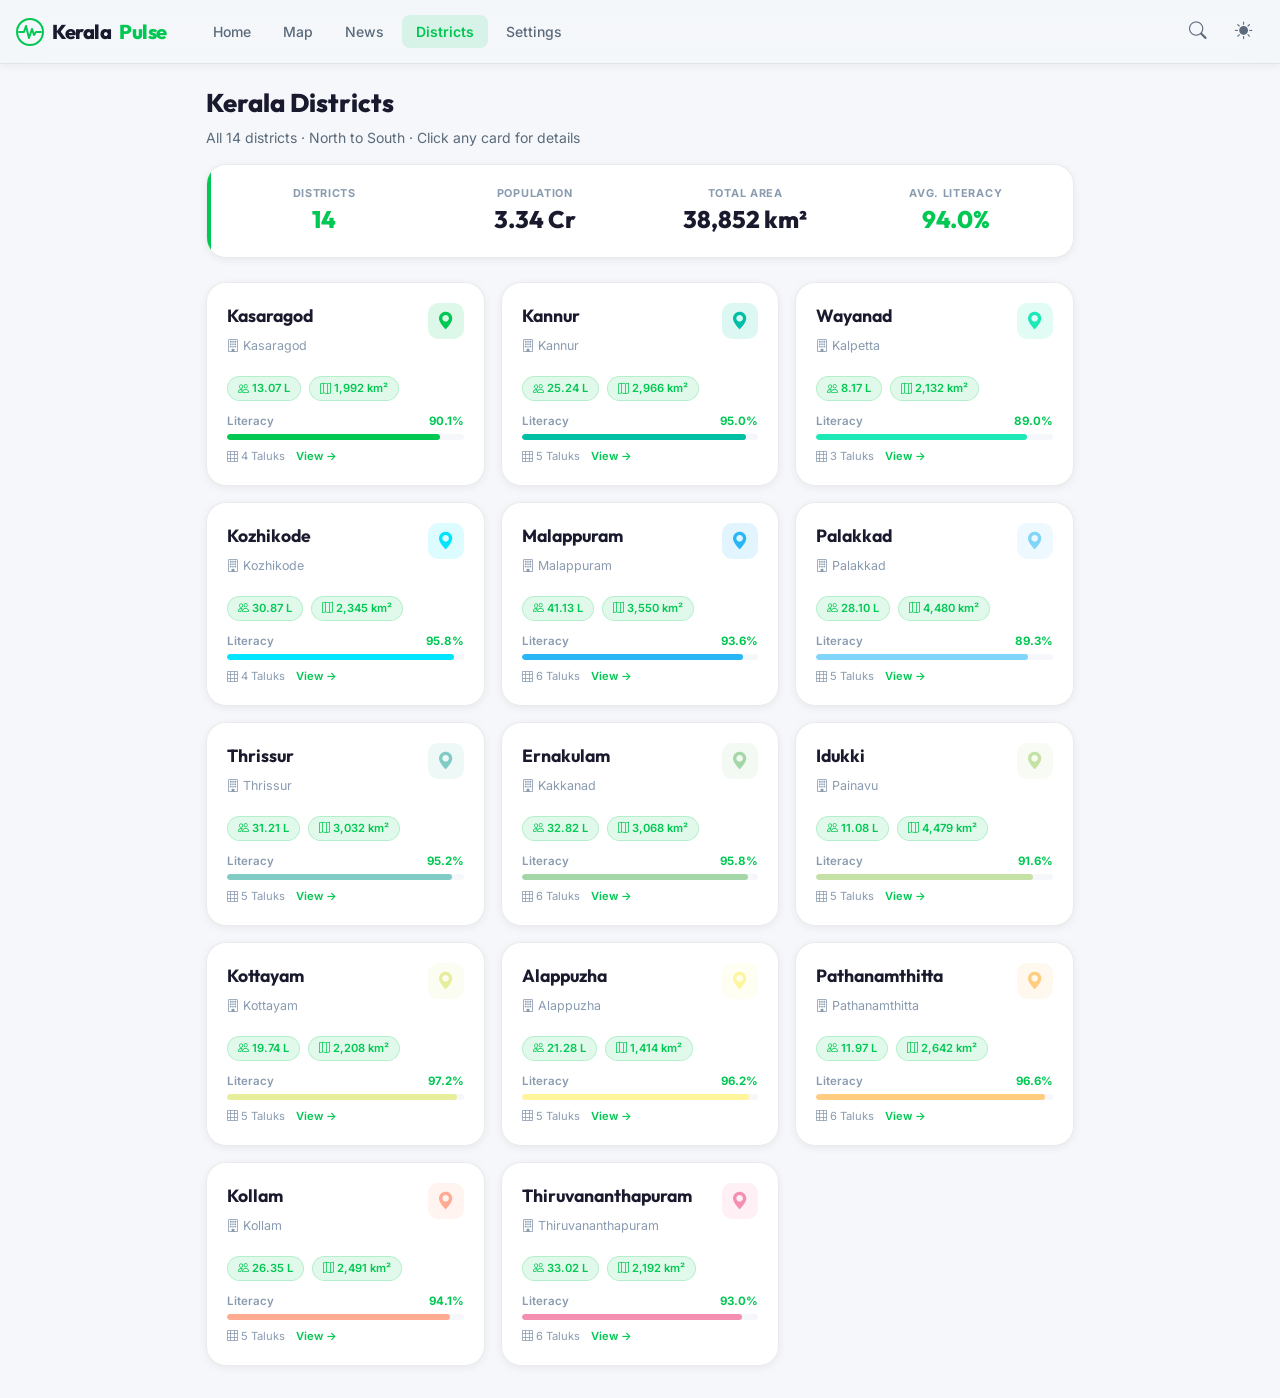
<file: districts.html>
<!DOCTYPE html>
<html lang="en" data-theme="light">
<head>
  <meta charset="UTF-8" />
  <meta name="viewport" content="width=device-width, initial-scale=1.0" />
  <title>Districts — KeralaPulse</title>
  <meta name="description" content="Explore all 14 districts of Kerala — population, area, literacy rate, headquarters, and taluks. Powered by KeralaPulse." />

  <script>
    (function(){ var t=localStorage.getItem('kp_theme')||'light'; document.documentElement.setAttribute('data-theme',t); })();
  </script>

  <link rel="stylesheet" href="https://cdn.jsdelivr.net/npm/bootstrap@5.3.3/dist/css/bootstrap.min.css" />
  <link rel="stylesheet" href="https://cdn.jsdelivr.net/npm/bootstrap-icons@1.11.3/font/bootstrap-icons.min.css" />
  <link rel="preconnect" href="https://fonts.googleapis.com" />
  <link rel="preconnect" href="https://fonts.gstatic.com" crossorigin />
  <link href="https://fonts.googleapis.com/css2?family=Inter:wght@300;400;500;600;700;800&family=Outfit:wght@400;600;700;800&display=swap" rel="stylesheet" />
  <link rel="stylesheet" href="css/style.css" />
</head>
<body>

<!-- HEADER -->
<header class="kp-header" role="banner">
  <a href="index.html" class="brand" aria-label="KeralaPulse Home">
    <span class="pulse-mark" aria-hidden="true">
      <svg viewBox="0 0 28 28" fill="none" xmlns="http://www.w3.org/2000/svg">
        <circle cx="14" cy="14" r="13" stroke="#00C853" stroke-width="2"/>
        <polyline points="3,14 8,14 10,8 13,20 16,11 18,17 20,14 25,14"
                  stroke="#00C853" stroke-width="2" fill="none"
                  stroke-linecap="round" stroke-linejoin="round"/>
      </svg>
    </span>
    Kerala<span class="brand-accent">Pulse</span>
  </a>

  <nav class="top-navbar" aria-label="Primary navigation">
    <a href="index.html"     id="topnav-home">Home</a>
    <a href="index.html#map" id="topnav-map">Map</a>
    <a href="news.html"      id="topnav-news">News</a>
    <a href="districts.html" id="topnav-districts" aria-current="page">Districts</a>
    <a href="settings.html"  id="topnav-settings">Settings</a>
  </nav>

  <div class="header-actions">
    <button class="btn-icon ripple-btn" id="search-btn" aria-label="Open search">
      <i class="bi bi-search" aria-hidden="true"></i>
    </button>
    <button class="btn-icon ripple-btn" id="theme-toggle" aria-label="Toggle theme">
      <i class="bi bi-sun-fill" id="theme-sun"  aria-hidden="true"></i>
      <i class="bi bi-moon-fill" id="theme-moon" aria-hidden="true" style="display:none"></i>
    </button>
  </div>
</header>

<!-- SEARCH MODAL -->
<div id="search-modal" class="search-modal" role="dialog" aria-modal="true" aria-label="Search">
  <div class="search-modal-inner">
    <form id="search-form" role="search" autocomplete="off">
      <div class="search-input-wrap">
        <i class="bi bi-search" aria-hidden="true"></i>
        <input type="search" id="search-input" placeholder="Search districts, topics…" aria-label="Search" />
        <button type="button" id="search-close" aria-label="Close search" style="color:var(--text-muted);padding:0 4px">
          <i class="bi bi-x-lg" aria-hidden="true"></i>
        </button>
      </div>
    </form>
    <div id="search-recent"></div>
    <div id="search-results" style="display:none"></div>
  </div>
</div>

<!-- DISTRICT MODAL -->
<div class="modal fade district-modal" id="district-modal" tabindex="-1" aria-labelledby="dm-name" aria-hidden="true">
  <div class="modal-dialog modal-dialog-centered modal-dialog-scrollable">
    <div class="modal-content">
      <div class="modal-header">
        <div>
          <h5 class="modal-title mb-0" id="dm-name">District</h5>
          <div class="mt-1" style="font-size:.78rem;color:var(--text-muted)">
            <i class="bi bi-building me-1"></i>HQ: <span id="dm-hq"></span>
          </div>
        </div>
        <button type="button" class="btn-close" data-bs-dismiss="modal" aria-label="Close"></button>
      </div>
      <div class="modal-body">
        <div class="row g-3 mb-3">
          <div class="col-6">
            <div class="district-stat-card">
              <div class="stat-label"><i class="bi bi-people me-1"></i>Population</div>
              <div class="stat-value" id="dm-population">—</div>
            </div>
          </div>
          <div class="col-6">
            <div class="district-stat-card">
              <div class="stat-label"><i class="bi bi-map me-1"></i>Area</div>
              <div class="stat-value" id="dm-area">—</div>
            </div>
          </div>
        </div>
        <div class="district-stat-card mb-3">
          <div class="d-flex justify-content-between align-items-center mb-2">
            <div class="stat-label"><i class="bi bi-book me-1"></i>Literacy Rate</div>
            <span class="stat-value" id="dm-literacy-val">—</span>
          </div>
          <div class="progress">
            <div id="dm-literacy-bar" class="progress-bar" role="progressbar" style="width:0%" aria-label="Literacy rate"></div>
          </div>
        </div>
        <div class="district-stat-card">
          <div class="stat-label mb-2"><i class="bi bi-grid me-1"></i>Taluks</div>
          <div id="dm-taluks" class="d-flex flex-wrap gap-1"></div>
        </div>
      </div>
    </div>
  </div>
</div>

<main role="main">
<div class="page-container">

  <!-- Page header -->
  <div class="mb-3 fade-in-up">
    <h1 style="font-size:1.6rem;font-weight:800;">Kerala Districts</h1>
    <p style="color:var(--text-secondary);font-size:.875rem;margin-top:.25rem">
      All 14 districts · North to South · Click any card for details
    </p>
  </div>

  <!-- State summary strip -->
  <div class="kp-card mb-4 fade-in-up" style="animation-delay:.1s">
    <div class="row g-3 text-center">
      <div class="col-6 col-md-3">
        <div style="font-size:.68rem;color:var(--text-muted);font-weight:700;text-transform:uppercase;letter-spacing:.7px">Districts</div>
        <div style="font-family:'Outfit',sans-serif;font-size:1.5rem;font-weight:800;color:var(--accent)">14</div>
      </div>
      <div class="col-6 col-md-3">
        <div style="font-size:.68rem;color:var(--text-muted);font-weight:700;text-transform:uppercase;letter-spacing:.7px">Population</div>
        <div style="font-family:'Outfit',sans-serif;font-size:1.5rem;font-weight:800;color:var(--text-primary)">3.34 Cr</div>
      </div>
      <div class="col-6 col-md-3">
        <div style="font-size:.68rem;color:var(--text-muted);font-weight:700;text-transform:uppercase;letter-spacing:.7px">Total Area</div>
        <div style="font-family:'Outfit',sans-serif;font-size:1.5rem;font-weight:800;color:var(--text-primary)">38,852 km²</div>
      </div>
      <div class="col-6 col-md-3">
        <div style="font-size:.68rem;color:var(--text-muted);font-weight:700;text-transform:uppercase;letter-spacing:.7px">Avg. Literacy</div>
        <div style="font-family:'Outfit',sans-serif;font-size:1.5rem;font-weight:800;color:var(--accent)">94.0%</div>
      </div>
    </div>
  </div>

  <!-- Districts grid -->
  <div class="row g-3 stagger-children" id="districts-grid" aria-label="Kerala districts">
    <!-- Cards are generated by JS below -->
  </div>

</div><!-- /page-container -->
</main>

<!-- BOTTOM NAV -->
<nav class="bottom-nav" aria-label="Mobile navigation">
  <a href="index.html"     class="nav-item" id="nav-home"      aria-label="Home"><i class="bi bi-house-fill" aria-hidden="true"></i><span>Home</span></a>
  <a href="index.html#map" class="nav-item" id="nav-map"       aria-label="Map"><i class="bi bi-map-fill" aria-hidden="true"></i><span>Map</span></a>
  <a href="news.html"      class="nav-item" id="nav-news"      aria-label="News"><i class="bi bi-newspaper" aria-hidden="true"></i><span>News</span></a>
  <a href="districts.html" class="nav-item" id="nav-districts" aria-label="Districts" aria-current="page"><i class="bi bi-grid-fill" aria-hidden="true"></i><span>Districts</span></a>
  <a href="settings.html"  class="nav-item" id="nav-settings"  aria-label="Settings"><i class="bi bi-gear-fill" aria-hidden="true"></i><span>Settings</span></a>
</nav>

<script src="https://cdn.jsdelivr.net/npm/bootstrap@5.3.3/dist/js/bootstrap.bundle.min.js"></script>
<script src="js/app.js"></script>
<script>
document.addEventListener('DOMContentLoaded', () => {
  const grid = document.getElementById('districts-grid');
  if (!grid || !window.KP) return;

  window.KP.DISTRICTS.forEach((d, i) => {
    const literacyNum = parseFloat(d.literacy);
    const col = document.createElement('div');
    col.className = 'col-12 col-sm-6 col-lg-4';
    col.innerHTML = `
      <div class="district-card ripple-btn" id="dc-${d.id}"
           role="button" tabindex="0" aria-label="View details for ${d.name}"
           onclick="window.KP.openDistrictModal('${d.id}')"
           onkeydown="if(event.key==='Enter'||event.key===' ')window.KP.openDistrictModal('${d.id}')">
        <div class="d-flex align-items-start justify-content-between mb-2">
          <div>
            <div class="district-name">${d.name}</div>
            <div class="district-hq"><i class="bi bi-building" aria-hidden="true"></i>${d.hq}</div>
          </div>
          <div style="
            width:36px;height:36px;border-radius:10px;
            background:${d.color}22;
            display:flex;align-items:center;justify-content:center;
            font-size:1.1rem;color:${d.color};flex-shrink:0;" aria-hidden="true">
            <i class="bi bi-geo-alt-fill"></i>
          </div>
        </div>

        <div class="stat-row">
          <span class="stat-badge"><i class="bi bi-people" aria-hidden="true"></i> ${d.population}</span>
          <span class="stat-badge"><i class="bi bi-map" aria-hidden="true"></i> ${d.area}</span>
        </div>

        <div class="mb-1 d-flex justify-content-between align-items-center">
          <span style="font-size:.72rem;color:var(--text-muted);font-weight:600;">Literacy</span>
          <span style="font-size:.72rem;font-weight:700;color:var(--accent)">${d.literacy}</span>
        </div>
        <div class="progress mb-2" style="height:6px;" aria-label="Literacy rate ${d.literacy}">
          <div class="progress-bar" style="width:${literacyNum}%;background:${d.color}" role="progressbar"></div>
        </div>

        <div style="font-size:.7rem;color:var(--text-muted);">
          <i class="bi bi-grid-3x3" aria-hidden="true"></i>
          ${d.taluks.length} Taluks
          <span class="ms-2" style="color:var(--accent);font-weight:600;">View →</span>
        </div>
      </div>`;
    grid.appendChild(col);

    // Stagger animation
    col.querySelector('.district-card').style.animationDelay = (0.04 * i) + 's';
  });
});
</script>

</body>
</html>
</file>
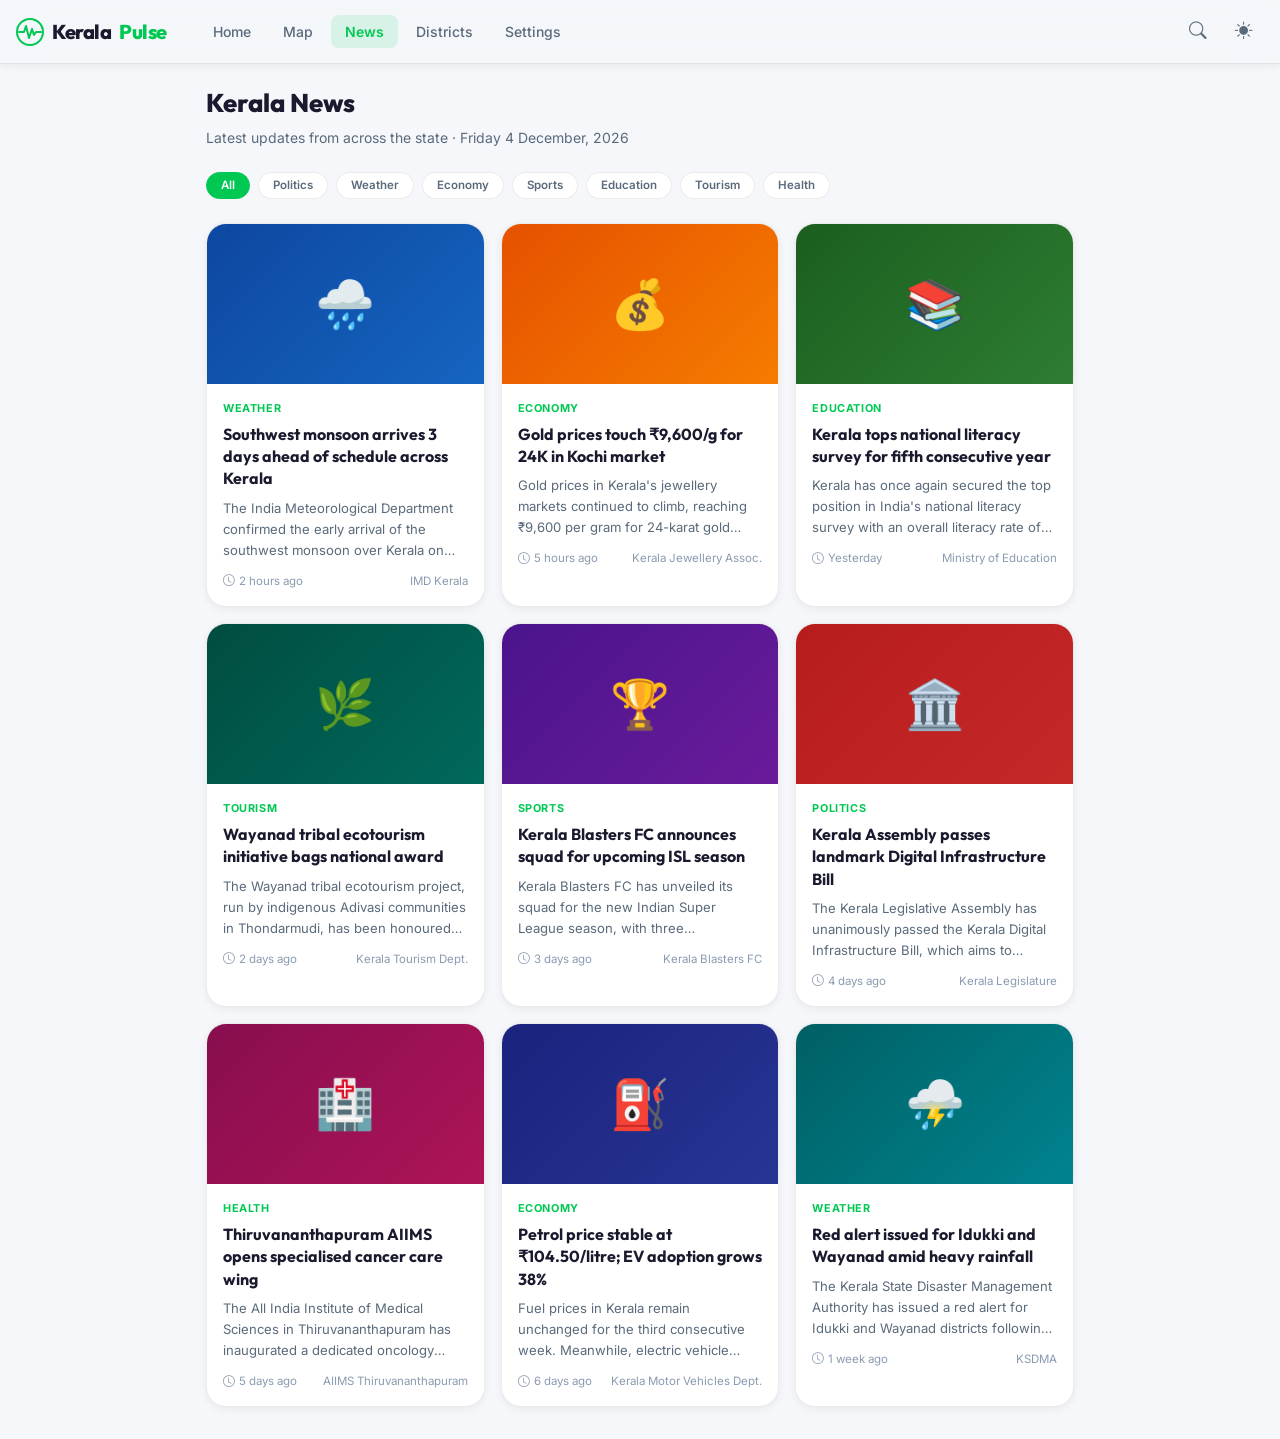
<file: news.html>
<!DOCTYPE html>
<html lang="en" data-theme="light">
<head>
  <meta charset="UTF-8" />
  <meta name="viewport" content="width=device-width, initial-scale=1.0" />
  <title>News — KeralaPulse</title>
  <meta name="description" content="Latest Kerala news covering politics, weather, economy, sports, education and more — powered by KeralaPulse." />

  <script>
    (function(){ var t=localStorage.getItem('kp_theme')||'light'; document.documentElement.setAttribute('data-theme',t); })();
  </script>

  <link rel="stylesheet" href="https://cdn.jsdelivr.net/npm/bootstrap@5.3.3/dist/css/bootstrap.min.css" />
  <link rel="stylesheet" href="https://cdn.jsdelivr.net/npm/bootstrap-icons@1.11.3/font/bootstrap-icons.min.css" />
  <link rel="preconnect" href="https://fonts.googleapis.com" />
  <link rel="preconnect" href="https://fonts.gstatic.com" crossorigin />
  <link href="https://fonts.googleapis.com/css2?family=Inter:wght@300;400;500;600;700;800&family=Outfit:wght@400;600;700;800&display=swap" rel="stylesheet" />
  <link rel="stylesheet" href="css/style.css" />
</head>
<body>

<!-- HEADER -->
<header class="kp-header" role="banner">
  <a href="index.html" class="brand" aria-label="KeralaPulse Home">
    <span class="pulse-mark" aria-hidden="true">
      <svg viewBox="0 0 28 28" fill="none" xmlns="http://www.w3.org/2000/svg">
        <circle cx="14" cy="14" r="13" stroke="#00C853" stroke-width="2"/>
        <polyline points="3,14 8,14 10,8 13,20 16,11 18,17 20,14 25,14"
                  stroke="#00C853" stroke-width="2" fill="none"
                  stroke-linecap="round" stroke-linejoin="round"/>
      </svg>
    </span>
    Kerala<span class="brand-accent">Pulse</span>
  </a>

  <nav class="top-navbar" aria-label="Primary navigation">
    <a href="index.html"     id="topnav-home">Home</a>
    <a href="index.html#map" id="topnav-map">Map</a>
    <a href="news.html"      id="topnav-news" aria-current="page">News</a>
    <a href="districts.html" id="topnav-districts">Districts</a>
    <a href="settings.html"  id="topnav-settings">Settings</a>
  </nav>

  <div class="header-actions">
    <button class="btn-icon ripple-btn" id="search-btn" aria-label="Open search" title="Search">
      <i class="bi bi-search" aria-hidden="true"></i>
    </button>
    <button class="btn-icon ripple-btn" id="theme-toggle" aria-label="Toggle theme" title="Toggle dark/light mode">
      <i class="bi bi-sun-fill" id="theme-sun"  aria-hidden="true"></i>
      <i class="bi bi-moon-fill" id="theme-moon" aria-hidden="true" style="display:none"></i>
    </button>
  </div>
</header>

<!-- SEARCH MODAL -->
<div id="search-modal" class="search-modal" role="dialog" aria-modal="true" aria-label="Search">
  <div class="search-modal-inner">
    <form id="search-form" role="search" autocomplete="off">
      <div class="search-input-wrap">
        <i class="bi bi-search" aria-hidden="true"></i>
        <input type="search" id="search-input" placeholder="Search districts, topics…" aria-label="Search" />
        <button type="button" id="search-close" aria-label="Close search" style="color:var(--text-muted);padding:0 4px">
          <i class="bi bi-x-lg" aria-hidden="true"></i>
        </button>
      </div>
    </form>
    <div id="search-recent"></div>
    <div id="search-results" style="display:none"></div>
  </div>
</div>

<main role="main">
<div class="page-container">

  <!-- Page header -->
  <div class="mb-4 fade-in-up">
    <h1 style="font-size:1.6rem;font-weight:800;">Kerala News</h1>
    <p style="color:var(--text-secondary);font-size:.875rem;margin-top:.25rem">
      Latest updates from across the state · <span id="news-date"></span>
    </p>
  </div>

  <!-- Category filter pills -->
  <div class="d-flex flex-wrap gap-2 mb-4 fade-in-up" id="category-filter" style="animation-delay:.1s" aria-label="News categories">
    <button class="news-category-pill active ripple-btn" data-cat="all"        aria-pressed="true">All</button>
    <button class="news-category-pill ripple-btn" data-cat="politics"          aria-pressed="false">Politics</button>
    <button class="news-category-pill ripple-btn" data-cat="weather"           aria-pressed="false">Weather</button>
    <button class="news-category-pill ripple-btn" data-cat="economy"           aria-pressed="false">Economy</button>
    <button class="news-category-pill ripple-btn" data-cat="sports"            aria-pressed="false">Sports</button>
    <button class="news-category-pill ripple-btn" data-cat="education"         aria-pressed="false">Education</button>
    <button class="news-category-pill ripple-btn" data-cat="tourism"           aria-pressed="false">Tourism</button>
    <button class="news-category-pill ripple-btn" data-cat="health"            aria-pressed="false">Health</button>
  </div>

  <!-- News grid -->
  <div class="row g-3 stagger-children" id="news-grid" aria-live="polite" aria-label="News articles">

    <!-- Article 1 -->
    <div class="col-12 col-sm-6 col-lg-4" data-cat="weather">
      <article class="news-full-card h-100">
        <div class="news-thumb-full" style="background:linear-gradient(135deg,#0D47A1,#1565C0)" aria-hidden="true">
          🌧️
        </div>
        <div class="news-body">
          <div class="news-category-tag">Weather</div>
          <h2 class="news-headline">Southwest monsoon arrives 3 days ahead of schedule across Kerala</h2>
          <p class="news-snippet">The India Meteorological Department confirmed the early arrival of the southwest monsoon over Kerala on Tuesday, with heavy to very heavy rainfall expected in most districts over the coming week. Fishermen have been advised to remain ashore.</p>
          <div class="news-footer">
            <span><i class="bi bi-clock me-1" aria-hidden="true"></i>2 hours ago</span>
            <span>IMD Kerala</span>
          </div>
        </div>
      </article>
    </div>

    <!-- Article 2 -->
    <div class="col-12 col-sm-6 col-lg-4" data-cat="economy">
      <article class="news-full-card h-100">
        <div class="news-thumb-full" style="background:linear-gradient(135deg,#E65100,#F57C00)" aria-hidden="true">
          💰
        </div>
        <div class="news-body">
          <div class="news-category-tag">Economy</div>
          <h2 class="news-headline">Gold prices touch ₹9,600/g for 24K in Kochi market</h2>
          <p class="news-snippet">Gold prices in Kerala's jewellery markets continued to climb, reaching ₹9,600 per gram for 24-karat gold amid global demand driven by uncertainty in international commodity markets. Jewellers expect moderate demand during the upcoming festival season.</p>
          <div class="news-footer">
            <span><i class="bi bi-clock me-1" aria-hidden="true"></i>5 hours ago</span>
            <span>Kerala Jewellery Assoc.</span>
          </div>
        </div>
      </article>
    </div>

    <!-- Article 3 -->
    <div class="col-12 col-sm-6 col-lg-4" data-cat="education">
      <article class="news-full-card h-100">
        <div class="news-thumb-full" style="background:linear-gradient(135deg,#1B5E20,#2E7D32)" aria-hidden="true">
          📚
        </div>
        <div class="news-body">
          <div class="news-category-tag">Education</div>
          <h2 class="news-headline">Kerala tops national literacy survey for fifth consecutive year</h2>
          <p class="news-snippet">Kerala has once again secured the top position in India's national literacy survey with an overall literacy rate of 96.2%. The state's focus on public education infrastructure and community libraries has been credited for this achievement.</p>
          <div class="news-footer">
            <span><i class="bi bi-clock me-1" aria-hidden="true"></i>Yesterday</span>
            <span>Ministry of Education</span>
          </div>
        </div>
      </article>
    </div>

    <!-- Article 4 -->
    <div class="col-12 col-sm-6 col-lg-4" data-cat="tourism">
      <article class="news-full-card h-100">
        <div class="news-thumb-full" style="background:linear-gradient(135deg,#004D40,#00695C)" aria-hidden="true">
          🌿
        </div>
        <div class="news-body">
          <div class="news-category-tag">Tourism</div>
          <h2 class="news-headline">Wayanad tribal ecotourism initiative bags national award</h2>
          <p class="news-snippet">The Wayanad tribal ecotourism project, run by indigenous Adivasi communities in Thondarmudi, has been honoured with the National Tourism Award for Best Responsible Tourism Initiative. The project provides sustainable livelihoods while preserving biodiversity.</p>
          <div class="news-footer">
            <span><i class="bi bi-clock me-1" aria-hidden="true"></i>2 days ago</span>
            <span>Kerala Tourism Dept.</span>
          </div>
        </div>
      </article>
    </div>

    <!-- Article 5 -->
    <div class="col-12 col-sm-6 col-lg-4" data-cat="sports">
      <article class="news-full-card h-100">
        <div class="news-thumb-full" style="background:linear-gradient(135deg,#4A148C,#6A1B9A)" aria-hidden="true">
          🏆
        </div>
        <div class="news-body">
          <div class="news-category-tag">Sports</div>
          <h2 class="news-headline">Kerala Blasters FC announces squad for upcoming ISL season</h2>
          <p class="news-snippet">Kerala Blasters FC has unveiled its squad for the new Indian Super League season, with three international signings including a Spanish midfielder. The home opener at Jawaharlal Nehru Stadium is set to attract a record crowd.</p>
          <div class="news-footer">
            <span><i class="bi bi-clock me-1" aria-hidden="true"></i>3 days ago</span>
            <span>Kerala Blasters FC</span>
          </div>
        </div>
      </article>
    </div>

    <!-- Article 6 -->
    <div class="col-12 col-sm-6 col-lg-4" data-cat="politics">
      <article class="news-full-card h-100">
        <div class="news-thumb-full" style="background:linear-gradient(135deg,#B71C1C,#C62828)" aria-hidden="true">
          🏛️
        </div>
        <div class="news-body">
          <div class="news-category-tag">Politics</div>
          <h2 class="news-headline">Kerala Assembly passes landmark Digital Infrastructure Bill</h2>
          <p class="news-snippet">The Kerala Legislative Assembly has unanimously passed the Kerala Digital Infrastructure Bill, which aims to provide high-speed internet connectivity to all 941 gram panchayats in the state by end of 2027 as part of the K-FON expansion project.</p>
          <div class="news-footer">
            <span><i class="bi bi-clock me-1" aria-hidden="true"></i>4 days ago</span>
            <span>Kerala Legislature</span>
          </div>
        </div>
      </article>
    </div>

    <!-- Article 7 -->
    <div class="col-12 col-sm-6 col-lg-4" data-cat="health">
      <article class="news-full-card h-100">
        <div class="news-thumb-full" style="background:linear-gradient(135deg,#880E4F,#AD1457)" aria-hidden="true">
          🏥
        </div>
        <div class="news-body">
          <div class="news-category-tag">Health</div>
          <h2 class="news-headline">Thiruvananthapuram AIIMS opens specialised cancer care wing</h2>
          <p class="news-snippet">The All India Institute of Medical Sciences in Thiruvananthapuram has inaugurated a dedicated oncology wing offering advanced cancer diagnostics and treatment. The new facility includes a proton therapy unit, the first of its kind in South India.</p>
          <div class="news-footer">
            <span><i class="bi bi-clock me-1" aria-hidden="true"></i>5 days ago</span>
            <span>AIIMS Thiruvananthapuram</span>
          </div>
        </div>
      </article>
    </div>

    <!-- Article 8 -->
    <div class="col-12 col-sm-6 col-lg-4" data-cat="economy">
      <article class="news-full-card h-100">
        <div class="news-thumb-full" style="background:linear-gradient(135deg,#1A237E,#283593)" aria-hidden="true">
          ⛽
        </div>
        <div class="news-body">
          <div class="news-category-tag">Economy</div>
          <h2 class="news-headline">Petrol price stable at ₹104.50/litre; EV adoption grows 38%</h2>
          <p class="news-snippet">Fuel prices in Kerala remain unchanged for the third consecutive week. Meanwhile, electric vehicle registrations in the state have surged 38% year-on-year, driven by government subsidies and expanded EV charging infrastructure on national highways.</p>
          <div class="news-footer">
            <span><i class="bi bi-clock me-1" aria-hidden="true"></i>6 days ago</span>
            <span>Kerala Motor Vehicles Dept.</span>
          </div>
        </div>
      </article>
    </div>

    <!-- Article 9 -->
    <div class="col-12 col-sm-6 col-lg-4" data-cat="weather">
      <article class="news-full-card h-100">
        <div class="news-thumb-full" style="background:linear-gradient(135deg,#006064,#00838F)" aria-hidden="true">
          ⛈️
        </div>
        <div class="news-body">
          <div class="news-category-tag">Weather</div>
          <h2 class="news-headline">Red alert issued for Idukki and Wayanad amid heavy rainfall</h2>
          <p class="news-snippet">The Kerala State Disaster Management Authority has issued a red alert for Idukki and Wayanad districts following predictions of extremely heavy rainfall exceeding 200mm in 24 hours. Landslide-prone areas are on high alert and evacuation centres are on standby.</p>
          <div class="news-footer">
            <span><i class="bi bi-clock me-1" aria-hidden="true"></i>1 week ago</span>
            <span>KSDMA</span>
          </div>
        </div>
      </article>
    </div>

  </div><!-- /news-grid -->

</div><!-- /page-container -->
</main>

<!-- BOTTOM NAV -->
<nav class="bottom-nav" aria-label="Mobile navigation">
  <a href="index.html"     class="nav-item" id="nav-home"      aria-label="Home"><i class="bi bi-house-fill" aria-hidden="true"></i><span>Home</span></a>
  <a href="index.html#map" class="nav-item" id="nav-map"       aria-label="Map"><i class="bi bi-map-fill" aria-hidden="true"></i><span>Map</span></a>
  <a href="news.html"      class="nav-item" id="nav-news"      aria-label="News" aria-current="page"><i class="bi bi-newspaper" aria-hidden="true"></i><span>News</span></a>
  <a href="districts.html" class="nav-item" id="nav-districts" aria-label="Districts"><i class="bi bi-grid-fill" aria-hidden="true"></i><span>Districts</span></a>
  <a href="settings.html"  class="nav-item" id="nav-settings"  aria-label="Settings"><i class="bi bi-gear-fill" aria-hidden="true"></i><span>Settings</span></a>
</nav>

<script src="https://cdn.jsdelivr.net/npm/bootstrap@5.3.3/dist/js/bootstrap.bundle.min.js"></script>
<script src="js/app.js"></script>
<script>
document.addEventListener('DOMContentLoaded', () => {
  // Live date
  const d = new Date();
  const el = document.getElementById('news-date');
  if (el) el.textContent = d.toLocaleDateString('en-IN', { weekday:'long', day:'numeric', month:'long', year:'numeric' });

  // Category filter
  const pills = document.querySelectorAll('#category-filter .news-category-pill');
  const cards  = document.querySelectorAll('#news-grid [data-cat]');

  pills.forEach(pill => {
    pill.addEventListener('click', () => {
      pills.forEach(p => { p.classList.remove('active'); p.setAttribute('aria-pressed','false'); });
      pill.classList.add('active');
      pill.setAttribute('aria-pressed','true');

      const cat = pill.dataset.cat;
      cards.forEach(card => {
        const show = cat === 'all' || card.dataset.cat === cat;
        card.style.display = show ? '' : 'none';
      });
    });
  });
});
</script>

</body>
</html>
</file>
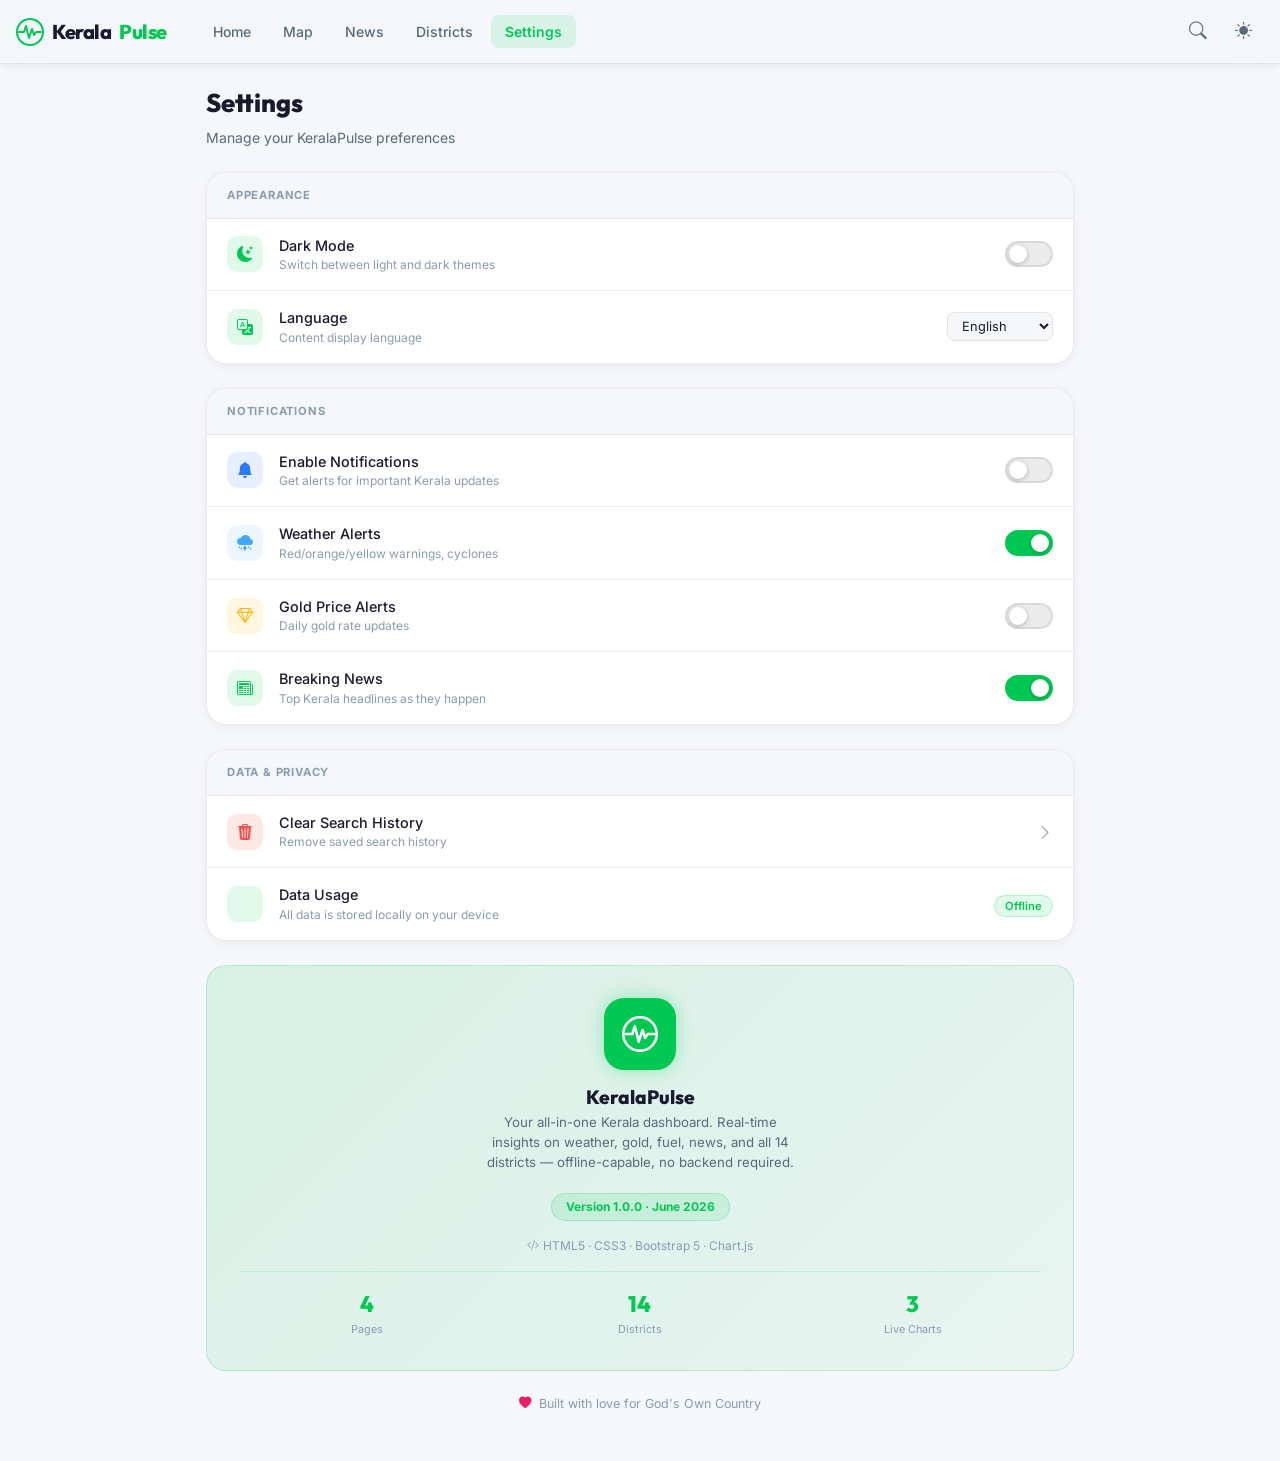
<file: settings.html>
<!DOCTYPE html>
<html lang="en" data-theme="light">
<head>
  <meta charset="UTF-8" />
  <meta name="viewport" content="width=device-width, initial-scale=1.0" />
  <title>Settings — KeralaPulse</title>
  <meta name="description" content="Customise your KeralaPulse experience — manage theme, notifications, and app preferences." />

  <script>
    (function(){ var t=localStorage.getItem('kp_theme')||'light'; document.documentElement.setAttribute('data-theme',t); })();
  </script>

  <link rel="stylesheet" href="https://cdn.jsdelivr.net/npm/bootstrap@5.3.3/dist/css/bootstrap.min.css" />
  <link rel="stylesheet" href="https://cdn.jsdelivr.net/npm/bootstrap-icons@1.11.3/font/bootstrap-icons.min.css" />
  <link rel="preconnect" href="https://fonts.googleapis.com" />
  <link rel="preconnect" href="https://fonts.gstatic.com" crossorigin />
  <link href="https://fonts.googleapis.com/css2?family=Inter:wght@300;400;500;600;700;800&family=Outfit:wght@400;600;700;800&display=swap" rel="stylesheet" />
  <link rel="stylesheet" href="css/style.css" />
</head>
<body>

<!-- HEADER -->
<header class="kp-header" role="banner">
  <a href="index.html" class="brand" aria-label="KeralaPulse Home">
    <span class="pulse-mark" aria-hidden="true">
      <svg viewBox="0 0 28 28" fill="none" xmlns="http://www.w3.org/2000/svg">
        <circle cx="14" cy="14" r="13" stroke="#00C853" stroke-width="2"/>
        <polyline points="3,14 8,14 10,8 13,20 16,11 18,17 20,14 25,14"
                  stroke="#00C853" stroke-width="2" fill="none"
                  stroke-linecap="round" stroke-linejoin="round"/>
      </svg>
    </span>
    Kerala<span class="brand-accent">Pulse</span>
  </a>

  <nav class="top-navbar" aria-label="Primary navigation">
    <a href="index.html"     id="topnav-home">Home</a>
    <a href="index.html#map" id="topnav-map">Map</a>
    <a href="news.html"      id="topnav-news">News</a>
    <a href="districts.html" id="topnav-districts">Districts</a>
    <a href="settings.html"  id="topnav-settings" aria-current="page">Settings</a>
  </nav>

  <div class="header-actions">
    <button class="btn-icon ripple-btn" id="search-btn" aria-label="Open search">
      <i class="bi bi-search" aria-hidden="true"></i>
    </button>
    <button class="btn-icon ripple-btn" id="theme-toggle" aria-label="Toggle theme">
      <i class="bi bi-sun-fill" id="theme-sun"  aria-hidden="true"></i>
      <i class="bi bi-moon-fill" id="theme-moon" aria-hidden="true" style="display:none"></i>
    </button>
  </div>
</header>

<!-- SEARCH MODAL -->
<div id="search-modal" class="search-modal" role="dialog" aria-modal="true" aria-label="Search">
  <div class="search-modal-inner">
    <form id="search-form" role="search" autocomplete="off">
      <div class="search-input-wrap">
        <i class="bi bi-search" aria-hidden="true"></i>
        <input type="search" id="search-input" placeholder="Search districts, topics…" aria-label="Search" />
        <button type="button" id="search-close" aria-label="Close search" style="color:var(--text-muted);padding:0 4px">
          <i class="bi bi-x-lg" aria-hidden="true"></i>
        </button>
      </div>
    </form>
    <div id="search-recent"></div>
    <div id="search-results" style="display:none"></div>
  </div>
</div>

<main role="main">
<div class="page-container">

  <div class="mb-4 fade-in-up">
    <h1 style="font-size:1.6rem;font-weight:800;">Settings</h1>
    <p style="color:var(--text-secondary);font-size:.875rem;margin-top:.25rem">Manage your KeralaPulse preferences</p>
  </div>

  <!-- ================================================
       APPEARANCE SECTION
       ================================================ -->
  <div class="settings-section fade-in-up mb-4" style="animation-delay:.05s">
    <div class="settings-section-title">Appearance</div>

    <!-- Dark mode toggle -->
    <div class="settings-row">
      <div class="row-icon" aria-hidden="true">
        <i class="bi bi-moon-stars-fill"></i>
      </div>
      <div>
        <div class="row-label">Dark Mode</div>
        <div class="row-sublabel">Switch between light and dark themes</div>
      </div>
      <div class="ms-auto">
        <label class="kp-toggle" for="settings-theme-toggle" aria-label="Toggle dark mode">
          <input type="checkbox" id="settings-theme-toggle" class="theme-checkbox" />
          <span class="slider"></span>
        </label>
      </div>
    </div>

    <!-- Language -->
    <div class="settings-row">
      <div class="row-icon" aria-hidden="true">
        <i class="bi bi-translate"></i>
      </div>
      <div>
        <div class="row-label">Language</div>
        <div class="row-sublabel">Content display language</div>
      </div>
      <div class="ms-auto">
        <select id="language-select"
                aria-label="Select language"
                style="border:1.5px solid var(--border);border-radius:var(--radius-xs);
                       background:var(--bg-primary);color:var(--text-primary);
                       padding:5px 10px;font-size:.8rem;outline:none;cursor:pointer;">
          <option value="en" selected>English</option>
          <option value="ml">Malayalam</option>
          <option value="hi">Hindi</option>
        </select>
      </div>
    </div>

  </div>

  <!-- ================================================
       NOTIFICATIONS SECTION
       ================================================ -->
  <div class="settings-section fade-in-up mb-4" style="animation-delay:.1s">
    <div class="settings-section-title">Notifications</div>

    <!-- Notifications master toggle -->
    <div class="settings-row">
      <div class="row-icon" style="background:rgba(41,121,255,.12);color:#2979FF;" aria-hidden="true">
        <i class="bi bi-bell-fill"></i>
      </div>
      <div>
        <div class="row-label">Enable Notifications</div>
        <div class="row-sublabel">Get alerts for important Kerala updates</div>
      </div>
      <div class="ms-auto">
        <label class="kp-toggle" for="notifications-toggle" aria-label="Toggle notifications">
          <input type="checkbox" id="notifications-toggle" />
          <span class="slider"></span>
        </label>
      </div>
    </div>

    <!-- Weather alerts -->
    <div class="settings-row">
      <div class="row-icon" style="background:rgba(100,181,246,.12);color:#42A5F5;" aria-hidden="true">
        <i class="bi bi-cloud-lightning-rain-fill"></i>
      </div>
      <div>
        <div class="row-label">Weather Alerts</div>
        <div class="row-sublabel">Red/orange/yellow warnings, cyclones</div>
      </div>
      <div class="ms-auto">
        <label class="kp-toggle" for="weather-alerts-toggle" aria-label="Toggle weather alerts">
          <input type="checkbox" id="weather-alerts-toggle" checked />
          <span class="slider"></span>
        </label>
      </div>
    </div>

    <!-- Gold price alerts -->
    <div class="settings-row">
      <div class="row-icon" style="background:rgba(255,179,0,.12);color:#FFB300;" aria-hidden="true">
        <i class="bi bi-gem"></i>
      </div>
      <div>
        <div class="row-label">Gold Price Alerts</div>
        <div class="row-sublabel">Daily gold rate updates</div>
      </div>
      <div class="ms-auto">
        <label class="kp-toggle" for="gold-alerts-toggle" aria-label="Toggle gold price alerts">
          <input type="checkbox" id="gold-alerts-toggle" />
          <span class="slider"></span>
        </label>
      </div>
    </div>

    <!-- News alerts -->
    <div class="settings-row">
      <div class="row-icon" style="background:rgba(0,200,83,.12);color:#00C853;" aria-hidden="true">
        <i class="bi bi-newspaper"></i>
      </div>
      <div>
        <div class="row-label">Breaking News</div>
        <div class="row-sublabel">Top Kerala headlines as they happen</div>
      </div>
      <div class="ms-auto">
        <label class="kp-toggle" for="news-alerts-toggle" aria-label="Toggle news alerts">
          <input type="checkbox" id="news-alerts-toggle" checked />
          <span class="slider"></span>
        </label>
      </div>
    </div>

  </div>

  <!-- ================================================
       DATA & PRIVACY SECTION
       ================================================ -->
  <div class="settings-section fade-in-up mb-4" style="animation-delay:.15s">
    <div class="settings-section-title">Data &amp; Privacy</div>

    <div class="settings-row ripple-btn" role="button" tabindex="0"
         onclick="localStorage.removeItem('kp_recent_searches');
                  this.querySelector('.row-sublabel').textContent='Search history cleared!';
                  setTimeout(()=>{this.querySelector('.row-sublabel').textContent='Remove saved search history';},2000);"
         aria-label="Clear search history">
      <div class="row-icon" style="background:rgba(244,67,54,.12);color:#EF5350;" aria-hidden="true">
        <i class="bi bi-trash3-fill"></i>
      </div>
      <div>
        <div class="row-label">Clear Search History</div>
        <div class="row-sublabel">Remove saved search history</div>
      </div>
      <div class="ms-auto" aria-hidden="true">
        <i class="bi bi-chevron-right" style="color:var(--text-muted)"></i>
      </div>
    </div>

    <div class="settings-row">
      <div class="row-icon" style="background:rgba(0,200,83,.12);color:#00C853;" aria-hidden="true">
        <i class="bi bi-shield-check-fill"></i>
      </div>
      <div>
        <div class="row-label">Data Usage</div>
        <div class="row-sublabel">All data is stored locally on your device</div>
      </div>
      <div class="ms-auto">
        <span class="stat-badge">Offline</span>
      </div>
    </div>

  </div>

  <!-- ================================================
       ABOUT SECTION
       ================================================ -->
  <div class="about-card fade-in-up mb-4" style="animation-delay:.2s">
    <div class="app-logo" aria-hidden="true">
      <svg viewBox="0 0 28 28" fill="none" xmlns="http://www.w3.org/2000/svg" width="36" height="36">
        <circle cx="14" cy="14" r="13" stroke="white" stroke-width="2"/>
        <polyline points="3,14 8,14 10,8 13,20 16,11 18,17 20,14 25,14"
                  stroke="white" stroke-width="2" fill="none"
                  stroke-linecap="round" stroke-linejoin="round"/>
      </svg>
    </div>
    <h2 style="font-size:1.2rem;font-weight:800;margin-bottom:.25rem">KeralaPulse</h2>
    <p style="font-size:.83rem;color:var(--text-secondary);max-width:320px;margin:0 auto .75rem">
      Your all-in-one Kerala dashboard. Real-time insights on weather, gold, fuel,
      news, and all 14 districts — offline-capable, no backend required.
    </p>
    <span class="version-badge">Version 1.0.0 · June 2026</span>

    <div class="mt-3 d-flex justify-content-center gap-3">
      <div style="font-size:.75rem;color:var(--text-muted)">
        <i class="bi bi-code-slash me-1" aria-hidden="true"></i>HTML5 · CSS3 · Bootstrap 5 · Chart.js
      </div>
    </div>

    <div class="mt-3 pt-3 border-top" style="border-color:rgba(0,200,83,0.15)!important">
      <div class="row g-3 text-center">
        <div class="col-4">
          <div style="font-family:'Outfit',sans-serif;font-size:1.4rem;font-weight:800;color:var(--accent)">4</div>
          <div style="font-size:.68rem;color:var(--text-muted)">Pages</div>
        </div>
        <div class="col-4">
          <div style="font-family:'Outfit',sans-serif;font-size:1.4rem;font-weight:800;color:var(--accent)">14</div>
          <div style="font-size:.68rem;color:var(--text-muted)">Districts</div>
        </div>
        <div class="col-4">
          <div style="font-family:'Outfit',sans-serif;font-size:1.4rem;font-weight:800;color:var(--accent)">3</div>
          <div style="font-size:.68rem;color:var(--text-muted)">Live Charts</div>
        </div>
      </div>
    </div>
  </div>

  <!-- Made with love -->
  <div class="text-center mb-3 fade-in-up" style="animation-delay:.25s;font-size:.78rem;color:var(--text-muted)">
    <i class="bi bi-heart-fill me-1" style="color:#E91E63" aria-hidden="true"></i>
    Built with love for God's Own Country
  </div>

</div><!-- /page-container -->
</main>

<!-- BOTTOM NAV -->
<nav class="bottom-nav" aria-label="Mobile navigation">
  <a href="index.html"     class="nav-item" id="nav-home"      aria-label="Home"><i class="bi bi-house-fill" aria-hidden="true"></i><span>Home</span></a>
  <a href="index.html#map" class="nav-item" id="nav-map"       aria-label="Map"><i class="bi bi-map-fill" aria-hidden="true"></i><span>Map</span></a>
  <a href="news.html"      class="nav-item" id="nav-news"      aria-label="News"><i class="bi bi-newspaper" aria-hidden="true"></i><span>News</span></a>
  <a href="districts.html" class="nav-item" id="nav-districts" aria-label="Districts"><i class="bi bi-grid-fill" aria-hidden="true"></i><span>Districts</span></a>
  <a href="settings.html"  class="nav-item" id="nav-settings"  aria-label="Settings" aria-current="page"><i class="bi bi-gear-fill" aria-hidden="true"></i><span>Settings</span></a>
</nav>

<script src="https://cdn.jsdelivr.net/npm/bootstrap@5.3.3/dist/js/bootstrap.bundle.min.js"></script>
<script src="js/app.js"></script>

</body>
</html>
</file>
<file: css/style.css>
/* ===================================================
   KeralaPulse — style.css
   =================================================== */

/* --- Google Font Import --- */
@import url('https://fonts.googleapis.com/css2?family=Inter:wght@300;400;500;600;700;800&family=Outfit:wght@400;600;700;800&display=swap');

/* ===================================================
   CSS Custom Properties (Design Tokens)
   =================================================== */
:root {
  /* Light theme (default) */
  --bg-primary:    #F5F7FA;
  --bg-card:       #FFFFFF;
  --bg-card-hover: #F0F4F8;
  --text-primary:  #1A1A2E;
  --text-secondary:#5A6A7A;
  --text-muted:    #8A9BB0;
  --border:        rgba(0,0,0,0.08);
  --shadow-sm:     0 2px 8px rgba(0,0,0,0.06);
  --shadow-md:     0 8px 24px rgba(0,0,0,0.10);
  --shadow-lg:     0 20px 48px rgba(0,0,0,0.14);
  --header-bg:     rgba(245,247,250,0.82);
  --glass-blur:    blur(18px);
  --accent:        #00C853;
  --accent-dark:   #00A846;
  --accent-light:  rgba(0,200,83,0.12);
  --accent-glow:   0 0 20px rgba(0,200,83,0.35);
  --radius:        20px;
  --radius-sm:     12px;
  --radius-xs:     8px;
  --transition:    all 0.3s ease;
  --navbar-h:      64px;
  --bottomnav-h:   68px;
  --gold:          #FFB300;
  --fuel-petrol:   #00C853;
  --fuel-diesel:   #2979FF;
  --festival:      #FF6F00;
}

[data-theme="dark"] {
  --bg-primary:    #121212;
  --bg-card:       #1E1E1E;
  --bg-card-hover: #2A2A2A;
  --text-primary:  #ECEFF4;
  --text-secondary:#A8B8CC;
  --text-muted:    #6A7D90;
  --border:        rgba(255,255,255,0.08);
  --shadow-sm:     0 2px 8px rgba(0,0,0,0.30);
  --shadow-md:     0 8px 24px rgba(0,0,0,0.40);
  --shadow-lg:     0 20px 48px rgba(0,0,0,0.55);
  --header-bg:     rgba(18,18,18,0.85);
  --accent-light:  rgba(0,200,83,0.18);
}

/* ===================================================
   Reset & Base
   =================================================== */
*, *::before, *::after { box-sizing: border-box; margin: 0; padding: 0; }

html { scroll-behavior: smooth; }

body {
  font-family: 'Inter', sans-serif;
  background: var(--bg-primary);
  color: var(--text-primary);
  min-height: 100vh;
  transition: background 0.4s ease, color 0.4s ease;
  padding-top: var(--navbar-h);
  padding-bottom: var(--bottomnav-h);
}

@media (min-width: 768px) {
  body { padding-bottom: 0; }
}

a { color: inherit; text-decoration: none; }
img, svg { max-width: 100%; }
button { cursor: pointer; border: none; background: none; }

/* Focus visible for keyboard nav */
:focus-visible {
  outline: 2px solid var(--accent);
  outline-offset: 3px;
  border-radius: 4px;
}

/* ===================================================
   Scrollbar Styling
   =================================================== */
::-webkit-scrollbar { width: 6px; height: 6px; }
::-webkit-scrollbar-track { background: transparent; }
::-webkit-scrollbar-thumb { background: var(--text-muted); border-radius: 3px; }

/* ===================================================
   Typography
   =================================================== */
h1, h2, h3, h4, h5, h6 { font-family: 'Outfit', sans-serif; font-weight: 700; }
.display-wordmark { font-family: 'Outfit', sans-serif; font-weight: 800; }

/* ===================================================
   Sticky Glassmorphic Header
   =================================================== */
.kp-header {
  position: fixed;
  top: 0; left: 0; right: 0;
  z-index: 1030;
  height: var(--navbar-h);
  display: flex;
  align-items: center;
  padding: 0 1rem;
  background: var(--header-bg);
  backdrop-filter: var(--glass-blur);
  -webkit-backdrop-filter: var(--glass-blur);
  border-bottom: 1px solid var(--border);
  box-shadow: var(--shadow-sm);
  transition: var(--transition);
}

.kp-header .brand {
  display: flex;
  align-items: center;
  gap: 8px;
  font-family: 'Outfit', sans-serif;
  font-weight: 800;
  font-size: 1.25rem;
  color: var(--text-primary);
  letter-spacing: -0.5px;
}

.kp-header .brand .pulse-mark {
  width: 28px; height: 28px;
  display: flex; align-items: center; justify-content: center;
}

.kp-header .brand .pulse-mark svg { width: 28px; height: 28px; }

.brand-accent { color: var(--accent); }

.header-actions {
  display: flex;
  align-items: center;
  gap: 6px;
  margin-left: auto;
}

.header-actions .btn-icon {
  width: 40px; height: 40px;
  display: flex; align-items: center; justify-content: center;
  border-radius: 50%;
  color: var(--text-secondary);
  font-size: 1.1rem;
  transition: var(--transition);
  position: relative;
  overflow: hidden;
}

.header-actions .btn-icon:hover {
  background: var(--accent-light);
  color: var(--accent);
}

/* Top Navbar (Desktop only) */
.top-navbar {
  display: none;
}
@media (min-width: 768px) {
  .top-navbar {
    display: flex;
    align-items: center;
    gap: 4px;
    margin-left: 2rem;
  }
  .top-navbar a {
    padding: 6px 14px;
    border-radius: var(--radius-xs);
    font-size: 0.875rem;
    font-weight: 500;
    color: var(--text-secondary);
    transition: var(--transition);
  }
  .top-navbar a:hover,
  .top-navbar a.active {
    background: var(--accent-light);
    color: var(--accent);
  }
  .top-navbar a.active { font-weight: 600; }
}

/* ===================================================
   Bottom Navigation (Mobile)
   =================================================== */
.bottom-nav {
  display: flex;
  position: fixed;
  bottom: 0; left: 0; right: 0;
  z-index: 1020;
  height: var(--bottomnav-h);
  background: var(--bg-card);
  border-top: 1px solid var(--border);
  box-shadow: 0 -4px 20px rgba(0,0,0,0.08);
  backdrop-filter: var(--glass-blur);
  -webkit-backdrop-filter: var(--glass-blur);
}

@media (min-width: 768px) {
  .bottom-nav { display: none; }
}

.bottom-nav .nav-item {
  flex: 1;
  display: flex; flex-direction: column;
  align-items: center; justify-content: center;
  gap: 3px;
  font-size: 0.625rem;
  font-weight: 500;
  color: var(--text-muted);
  transition: var(--transition);
  padding: 8px 4px;
  position: relative;
  overflow: hidden;
}

.bottom-nav .nav-item i { font-size: 1.2rem; transition: var(--transition); }

.bottom-nav .nav-item.active {
  color: var(--accent);
}
.bottom-nav .nav-item.active i { transform: translateY(-2px); }

.bottom-nav .nav-item.active::before {
  content: '';
  position: absolute;
  top: 0; left: 50%; transform: translateX(-50%);
  width: 32px; height: 3px;
  background: var(--accent);
  border-radius: 0 0 3px 3px;
}

/* ===================================================
   Dashboard Cards
   =================================================== */
.kp-card {
  background: var(--bg-card);
  border: 1px solid var(--border);
  border-radius: var(--radius);
  box-shadow: var(--shadow-sm);
  padding: 1.25rem;
  transition: var(--transition);
  position: relative;
  overflow: hidden;
}

.kp-card:hover {
  transform: translateY(-4px);
  box-shadow: var(--shadow-md);
  border-color: rgba(0,200,83,0.2);
}

.kp-card::before {
  content: '';
  position: absolute;
  top: 0; left: 0;
  width: 4px; height: 100%;
  background: var(--accent);
  border-radius: var(--radius) 0 0 var(--radius);
}

.kp-card .card-title {
  font-size: 0.7rem;
  font-weight: 600;
  text-transform: uppercase;
  letter-spacing: 0.8px;
  color: var(--text-muted);
  margin-bottom: 0.75rem;
}

.kp-card .card-icon {
  width: 44px; height: 44px;
  border-radius: 12px;
  display: flex; align-items: center; justify-content: center;
  font-size: 1.3rem;
  background: var(--accent-light);
  color: var(--accent);
  margin-bottom: 0.75rem;
}

.kp-card .primary-value {
  font-family: 'Outfit', sans-serif;
  font-size: 2rem;
  font-weight: 700;
  line-height: 1;
  color: var(--text-primary);
}

.kp-card .secondary-info {
  font-size: 0.8rem;
  color: var(--text-secondary);
  margin-top: 0.4rem;
}

.kp-card .meta-row {
  display: flex;
  gap: 0.75rem;
  margin-top: 0.75rem;
  flex-wrap: wrap;
}

.kp-card .meta-chip {
  display: inline-flex;
  align-items: center;
  gap: 4px;
  font-size: 0.72rem;
  color: var(--text-secondary);
  background: var(--bg-primary);
  padding: 3px 10px;
  border-radius: 20px;
  border: 1px solid var(--border);
}

/* Gold card specifics */
.gold-row { display: flex; gap: 1rem; margin-top: 0.5rem; }
.gold-item {
  flex: 1;
  background: var(--bg-primary);
  border-radius: var(--radius-sm);
  padding: 0.6rem 0.75rem;
  border: 1px solid var(--border);
}
.gold-item .karat { font-size: 0.7rem; font-weight: 600; color: var(--text-muted); }
.gold-item .price { font-family: 'Outfit', sans-serif; font-size: 1.15rem; font-weight: 700; color: var(--gold); }

/* Fuel card specifics */
.fuel-row { display: flex; gap: 1rem; margin-top: 0.5rem; }
.fuel-item {
  flex: 1;
  background: var(--bg-primary);
  border-radius: var(--radius-sm);
  padding: 0.6rem 0.75rem;
  border: 1px solid var(--border);
}
.fuel-item .fuel-label { font-size: 0.7rem; font-weight: 600; color: var(--text-muted); }
.fuel-item .fuel-price { font-family: 'Outfit', sans-serif; font-size: 1.15rem; font-weight: 700; }
.fuel-item.petrol .fuel-price { color: var(--fuel-petrol); }
.fuel-item.diesel .fuel-price { color: var(--fuel-diesel); }

/* Festival countdown */
.festival-countdown {
  text-align: center;
  background: linear-gradient(135deg, rgba(255,111,0,0.12), rgba(255,179,0,0.12));
  border-radius: var(--radius-sm);
  padding: 0.75rem;
  margin-top: 0.5rem;
  border: 1px solid rgba(255,111,0,0.15);
}
.festival-countdown .days {
  font-family: 'Outfit', sans-serif;
  font-size: 2.5rem;
  font-weight: 800;
  color: var(--festival);
  line-height: 1;
}
.festival-countdown .days-label { font-size: 0.75rem; color: var(--text-muted); }

/* ===================================================
   News Preview Cards
   =================================================== */
.news-thumb {
  width: 56px; height: 56px;
  border-radius: var(--radius-xs);
  display: flex; align-items: center; justify-content: center;
  font-size: 1.5rem;
  flex-shrink: 0;
}

.news-item {
  display: flex;
  gap: 0.75rem;
  padding: 0.6rem 0;
  border-bottom: 1px solid var(--border);
}
.news-item:last-child { border-bottom: none; }

.news-item .news-text .headline {
  font-size: 0.85rem;
  font-weight: 600;
  color: var(--text-primary);
  line-height: 1.4;
  display: -webkit-box;
  -webkit-line-clamp: 2;
  -webkit-box-orient: vertical;
  overflow: hidden;
}
.news-item .news-text .news-meta {
  font-size: 0.7rem;
  color: var(--text-muted);
  margin-top: 2px;
}

/* ===================================================
   Chart Cards
   =================================================== */
.chart-card {
  background: var(--bg-card);
  border: 1px solid var(--border);
  border-radius: var(--radius);
  box-shadow: var(--shadow-sm);
  padding: 1.25rem;
  transition: var(--transition);
}

.chart-card:hover {
  box-shadow: var(--shadow-md);
}

.chart-card .chart-title {
  font-family: 'Outfit', sans-serif;
  font-size: 1rem;
  font-weight: 700;
  margin-bottom: 1rem;
}

.chart-card canvas { max-height: 200px; }

/* ===================================================
   Section Headers
   =================================================== */
.section-header {
  display: flex;
  align-items: center;
  justify-content: space-between;
  margin-bottom: 1rem;
  padding: 0 0.25rem;
}
.section-header h2 {
  font-size: 1.15rem;
  font-weight: 700;
}
.section-header a {
  font-size: 0.8rem;
  color: var(--accent);
  font-weight: 600;
}

/* ===================================================
   Skeleton Loaders
   =================================================== */
@keyframes shimmer {
  0% { background-position: -400px 0; }
  100% { background-position: 400px 0; }
}

.skeleton {
  background: linear-gradient(90deg,
    var(--bg-card-hover) 25%,
    var(--bg-primary) 50%,
    var(--bg-card-hover) 75%);
  background-size: 800px 100%;
  animation: shimmer 1.5s infinite linear;
  border-radius: var(--radius-xs);
}

.skeleton-card {
  background: var(--bg-card);
  border: 1px solid var(--border);
  border-radius: var(--radius);
  padding: 1.25rem;
}

/* ===================================================
   Search Modal (Full-screen)
   =================================================== */
.search-modal {
  display: none;
  position: fixed;
  inset: 0;
  z-index: 2000;
  background: rgba(0,0,0,0.6);
  backdrop-filter: blur(4px);
  -webkit-backdrop-filter: blur(4px);
  animation: fadeIn 0.2s ease;
}
.search-modal.show { display: flex; align-items: flex-start; justify-content: center; padding-top: 80px; }

.search-modal-inner {
  width: 90%; max-width: 560px;
  background: var(--bg-card);
  border-radius: var(--radius);
  padding: 1.5rem;
  box-shadow: var(--shadow-lg);
  animation: slideDown 0.25s ease;
}

@keyframes slideDown {
  from { transform: translateY(-20px); opacity: 0; }
  to   { transform: translateY(0);     opacity: 1; }
}

.search-input-wrap {
  display: flex;
  align-items: center;
  gap: 10px;
  background: var(--bg-primary);
  border: 2px solid var(--border);
  border-radius: var(--radius-sm);
  padding: 0 14px;
  transition: var(--transition);
}
.search-input-wrap:focus-within {
  border-color: var(--accent);
  box-shadow: var(--accent-glow);
}
.search-input-wrap i { color: var(--text-muted); font-size: 1rem; }
.search-input-wrap input {
  flex: 1;
  background: none;
  border: none;
  outline: none;
  padding: 12px 0;
  font-family: 'Inter', sans-serif;
  font-size: 1rem;
  color: var(--text-primary);
}

.search-results-section { margin-top: 1rem; }
.search-results-section .section-label {
  font-size: 0.7rem;
  font-weight: 700;
  text-transform: uppercase;
  letter-spacing: 0.8px;
  color: var(--text-muted);
  margin-bottom: 0.5rem;
}

.search-result-item {
  display: flex;
  align-items: center;
  gap: 10px;
  padding: 10px 12px;
  border-radius: var(--radius-xs);
  cursor: pointer;
  transition: var(--transition);
  font-size: 0.875rem;
}
.search-result-item:hover { background: var(--accent-light); color: var(--accent); }
.search-result-item i { font-size: 0.9rem; color: var(--text-muted); }

/* ===================================================
   Kerala SVG Map
   =================================================== */
.map-section { margin-bottom: 2rem; }
.map-container {
  background: var(--bg-card);
  border: 1px solid var(--border);
  border-radius: var(--radius);
  padding: 1.5rem;
  box-shadow: var(--shadow-sm);
  position: relative;
}

#kerala-svg {
  width: 100%;
  max-width: 420px;
  display: block;
  margin: 0 auto;
}

.map-tooltip {
  position: fixed;
  background: var(--bg-card);
  border: 1px solid var(--border);
  border-radius: var(--radius-xs);
  padding: 8px 12px;
  font-size: 0.8rem;
  font-weight: 600;
  color: var(--text-primary);
  box-shadow: var(--shadow-md);
  pointer-events: none;
  z-index: 1500;
  display: none;
  white-space: nowrap;
}

/* ===================================================
   District Modal
   =================================================== */
.district-modal .modal-content {
  background: var(--bg-card);
  border: 1px solid var(--border);
  border-radius: var(--radius);
  color: var(--text-primary);
}

.district-modal .modal-header {
  border-bottom: 1px solid var(--border);
  padding: 1.25rem 1.5rem;
}

.district-stat-card {
  background: var(--bg-primary);
  border-radius: var(--radius-sm);
  padding: 0.75rem 1rem;
  border: 1px solid var(--border);
}
.district-stat-card .stat-label { font-size: 0.7rem; color: var(--text-muted); font-weight: 600; text-transform: uppercase; letter-spacing: 0.5px; }
.district-stat-card .stat-value { font-family: 'Outfit', sans-serif; font-size: 1.15rem; font-weight: 700; color: var(--text-primary); }

/* ===================================================
   Districts Page Cards
   =================================================== */
.district-card {
  background: var(--bg-card);
  border: 1px solid var(--border);
  border-radius: var(--radius);
  padding: 1.25rem;
  transition: var(--transition);
  cursor: pointer;
  box-shadow: var(--shadow-sm);
  height: 100%;
}

.district-card:hover {
  transform: translateY(-4px);
  box-shadow: var(--shadow-md);
  border-color: rgba(0,200,83,0.3);
}

.district-card .district-name {
  font-family: 'Outfit', sans-serif;
  font-size: 1.1rem;
  font-weight: 700;
  margin-bottom: 0.5rem;
}

.district-card .district-hq {
  font-size: 0.78rem;
  color: var(--text-muted);
  display: flex; align-items: center; gap: 4px;
  margin-bottom: 0.75rem;
}

.district-card .stat-row {
  display: flex;
  gap: 0.5rem;
  margin-bottom: 0.75rem;
  flex-wrap: wrap;
}

.stat-badge {
  font-size: 0.7rem;
  padding: 3px 10px;
  border-radius: 20px;
  font-weight: 600;
  background: var(--accent-light);
  color: var(--accent);
  border: 1px solid rgba(0,200,83,0.2);
}

/* ===================================================
   News Page
   =================================================== */
.news-category-pill {
  display: inline-block;
  padding: 4px 14px;
  border-radius: 20px;
  font-size: 0.72rem;
  font-weight: 600;
  cursor: pointer;
  transition: var(--transition);
  border: 1.5px solid var(--border);
  background: var(--bg-card);
  color: var(--text-secondary);
}
.news-category-pill.active {
  background: var(--accent);
  color: #fff;
  border-color: var(--accent);
}

.news-full-card {
  background: var(--bg-card);
  border: 1px solid var(--border);
  border-radius: var(--radius);
  overflow: hidden;
  transition: var(--transition);
  box-shadow: var(--shadow-sm);
}
.news-full-card:hover { transform: translateY(-3px); box-shadow: var(--shadow-md); }

.news-full-card .news-thumb-full {
  height: 160px;
  display: flex; align-items: center; justify-content: center;
  font-size: 3rem;
}

.news-full-card .news-body { padding: 1rem; }
.news-full-card .news-category-tag {
  font-size: 0.68rem;
  font-weight: 700;
  text-transform: uppercase;
  letter-spacing: 0.6px;
  color: var(--accent);
  margin-bottom: 0.4rem;
}
.news-full-card .news-headline {
  font-family: 'Outfit', sans-serif;
  font-size: 1rem;
  font-weight: 700;
  line-height: 1.4;
  margin-bottom: 0.5rem;
  color: var(--text-primary);
}
.news-full-card .news-snippet {
  font-size: 0.82rem;
  color: var(--text-secondary);
  line-height: 1.6;
  margin-bottom: 0.75rem;
  display: -webkit-box;
  -webkit-line-clamp: 3;
  -webkit-box-orient: vertical;
  overflow: hidden;
}
.news-full-card .news-footer {
  display: flex;
  align-items: center;
  justify-content: space-between;
  font-size: 0.72rem;
  color: var(--text-muted);
}

/* ===================================================
   Settings Page
   =================================================== */
.settings-section {
  background: var(--bg-card);
  border: 1px solid var(--border);
  border-radius: var(--radius);
  overflow: hidden;
  margin-bottom: 1.5rem;
  box-shadow: var(--shadow-sm);
}

.settings-section-title {
  padding: 0.875rem 1.25rem;
  font-size: 0.7rem;
  font-weight: 700;
  text-transform: uppercase;
  letter-spacing: 0.8px;
  color: var(--text-muted);
  border-bottom: 1px solid var(--border);
  background: var(--bg-primary);
}

.settings-row {
  display: flex;
  align-items: center;
  padding: 1rem 1.25rem;
  border-bottom: 1px solid var(--border);
  gap: 1rem;
  transition: var(--transition);
}
.settings-row:last-child { border-bottom: none; }
.settings-row:hover { background: var(--bg-primary); }

.settings-row .row-icon {
  width: 36px; height: 36px;
  border-radius: 10px;
  display: flex; align-items: center; justify-content: center;
  font-size: 1rem;
  background: var(--accent-light);
  color: var(--accent);
  flex-shrink: 0;
}

.settings-row .row-label { font-size: 0.9rem; font-weight: 500; }
.settings-row .row-sublabel { font-size: 0.75rem; color: var(--text-muted); }
.settings-row .ms-auto { margin-left: auto; }

/* iOS-style toggle */
.kp-toggle {
  position: relative;
  width: 48px; height: 26px;
  flex-shrink: 0;
}
.kp-toggle input { opacity: 0; width: 0; height: 0; }
.kp-toggle .slider {
  position: absolute;
  inset: 0;
  background: var(--border);
  border-radius: 26px;
  cursor: pointer;
  transition: var(--transition);
  border: 2px solid var(--border);
}
.kp-toggle .slider::before {
  content: '';
  position: absolute;
  width: 18px; height: 18px;
  background: #fff;
  border-radius: 50%;
  top: 2px; left: 2px;
  transition: var(--transition);
  box-shadow: 0 1px 4px rgba(0,0,0,0.25);
}
.kp-toggle input:checked + .slider { background: var(--accent); border-color: var(--accent); }
.kp-toggle input:checked + .slider::before { transform: translateX(22px); }

/* About card */
.about-card {
  background: linear-gradient(135deg, var(--accent-light), rgba(0,200,83,0.05));
  border: 1px solid rgba(0,200,83,0.2);
  border-radius: var(--radius);
  padding: 2rem;
  text-align: center;
}
.about-card .app-logo {
  width: 72px; height: 72px;
  border-radius: 20px;
  background: var(--accent);
  display: flex; align-items: center; justify-content: center;
  font-size: 2rem;
  margin: 0 auto 1rem;
  color: #fff;
  box-shadow: var(--accent-glow);
}
.version-badge {
  display: inline-block;
  background: var(--accent-light);
  color: var(--accent);
  padding: 4px 14px;
  border-radius: 20px;
  font-size: 0.75rem;
  font-weight: 700;
  border: 1px solid rgba(0,200,83,0.2);
  margin-top: 0.5rem;
}

/* ===================================================
   Utility / Animation
   =================================================== */
@keyframes fadeIn {
  from { opacity: 0; }
  to   { opacity: 1; }
}

@keyframes fadeInUp {
  from { opacity: 0; transform: translateY(16px); }
  to   { opacity: 1; transform: translateY(0); }
}

.fade-in-up {
  animation: fadeInUp 0.45s ease both;
}

/* Stagger children */
.stagger-children > * { animation: fadeInUp 0.45s ease both; }
.stagger-children > *:nth-child(1) { animation-delay: 0.05s; }
.stagger-children > *:nth-child(2) { animation-delay: 0.10s; }
.stagger-children > *:nth-child(3) { animation-delay: 0.15s; }
.stagger-children > *:nth-child(4) { animation-delay: 0.20s; }
.stagger-children > *:nth-child(5) { animation-delay: 0.25s; }
.stagger-children > *:nth-child(6) { animation-delay: 0.30s; }

/* Ripple */
.ripple-btn {
  position: relative;
  overflow: hidden;
}
.ripple-btn .ripple {
  position: absolute;
  border-radius: 50%;
  background: rgba(255,255,255,0.35);
  transform: scale(0);
  animation: ripple-anim 0.55s linear;
  pointer-events: none;
}
@keyframes ripple-anim {
  to { transform: scale(4); opacity: 0; }
}

/* Accent button */
.btn-accent {
  background: var(--accent);
  color: #fff;
  border: none;
  border-radius: var(--radius-sm);
  padding: 10px 22px;
  font-weight: 600;
  font-size: 0.875rem;
  transition: var(--transition);
}
.btn-accent:hover {
  background: var(--accent-dark);
  box-shadow: var(--accent-glow);
  transform: translateY(-1px);
}

/* Page container */
.page-container {
  max-width: 900px;
  margin: 0 auto;
  padding: 1.5rem 1rem 2rem;
}

/* Progress bar customization */
.progress {
  background: var(--bg-primary);
  border-radius: 20px;
  height: 8px;
}
.progress-bar {
  background: var(--accent);
  border-radius: 20px;
}

/* Hero banner on home */
.hero-banner {
  background: linear-gradient(135deg, #00C853 0%, #00796B 100%);
  border-radius: var(--radius);
  padding: 1.5rem;
  color: #fff;
  margin-bottom: 1.5rem;
  position: relative;
  overflow: hidden;
}
.hero-banner::before {
  content: '';
  position: absolute;
  right: -20px; top: -20px;
  width: 140px; height: 140px;
  border-radius: 50%;
  background: rgba(255,255,255,0.08);
}
.hero-banner::after {
  content: '';
  position: absolute;
  right: 20px; bottom: -30px;
  width: 100px; height: 100px;
  border-radius: 50%;
  background: rgba(255,255,255,0.06);
}
.hero-banner h1 { font-size: 1.4rem; font-weight: 800; margin-bottom: 0.25rem; }
.hero-banner p  { font-size: 0.85rem; opacity: 0.85; }
.hero-banner .hero-date { font-size: 0.75rem; opacity: 0.7; margin-top: 0.75rem; }

/* Map title pill */
.map-title-pill {
  display: inline-flex;
  align-items: center;
  gap: 6px;
  background: var(--accent-light);
  color: var(--accent);
  padding: 4px 14px;
  border-radius: 20px;
  font-size: 0.75rem;
  font-weight: 700;
  margin-bottom: 1rem;
}

/* Responsive tweaks */
@media (max-width: 480px) {
  .kp-card .primary-value { font-size: 1.6rem; }
  .hero-banner h1 { font-size: 1.15rem; }
}
</file>
